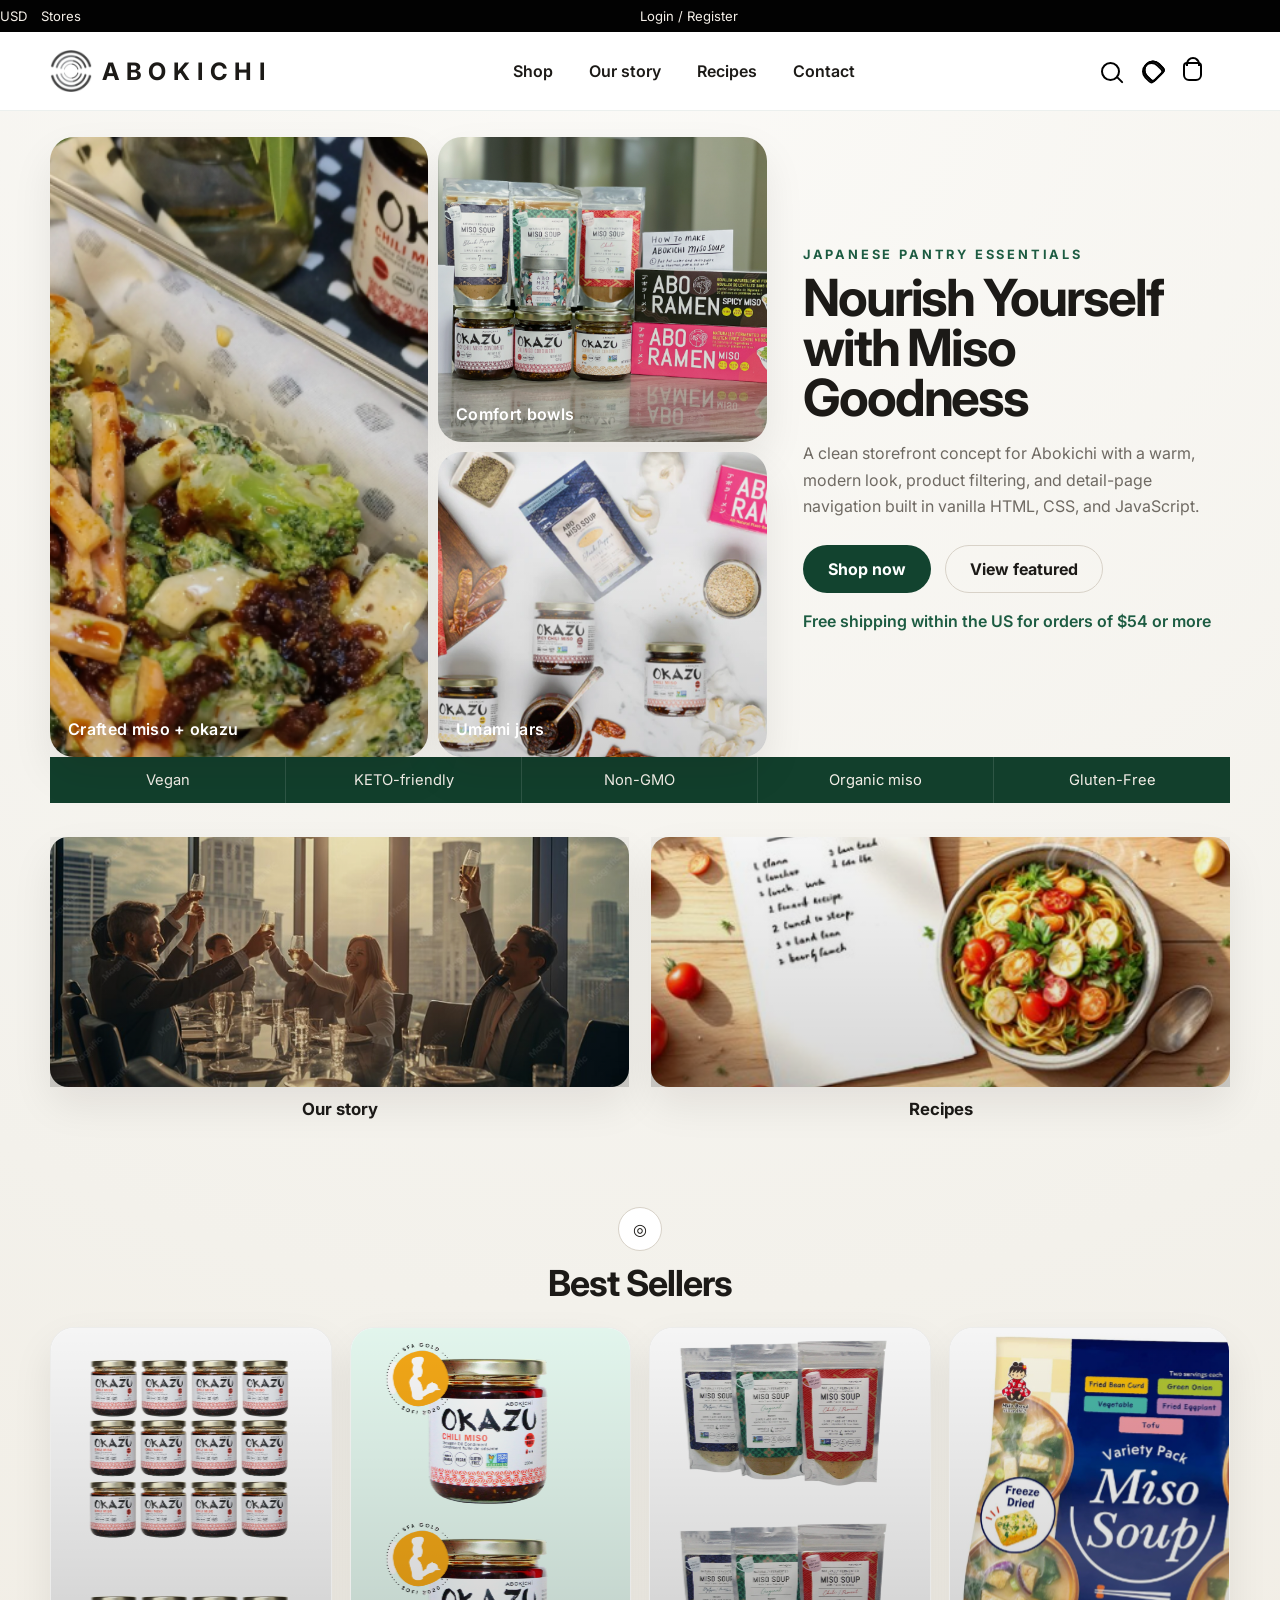
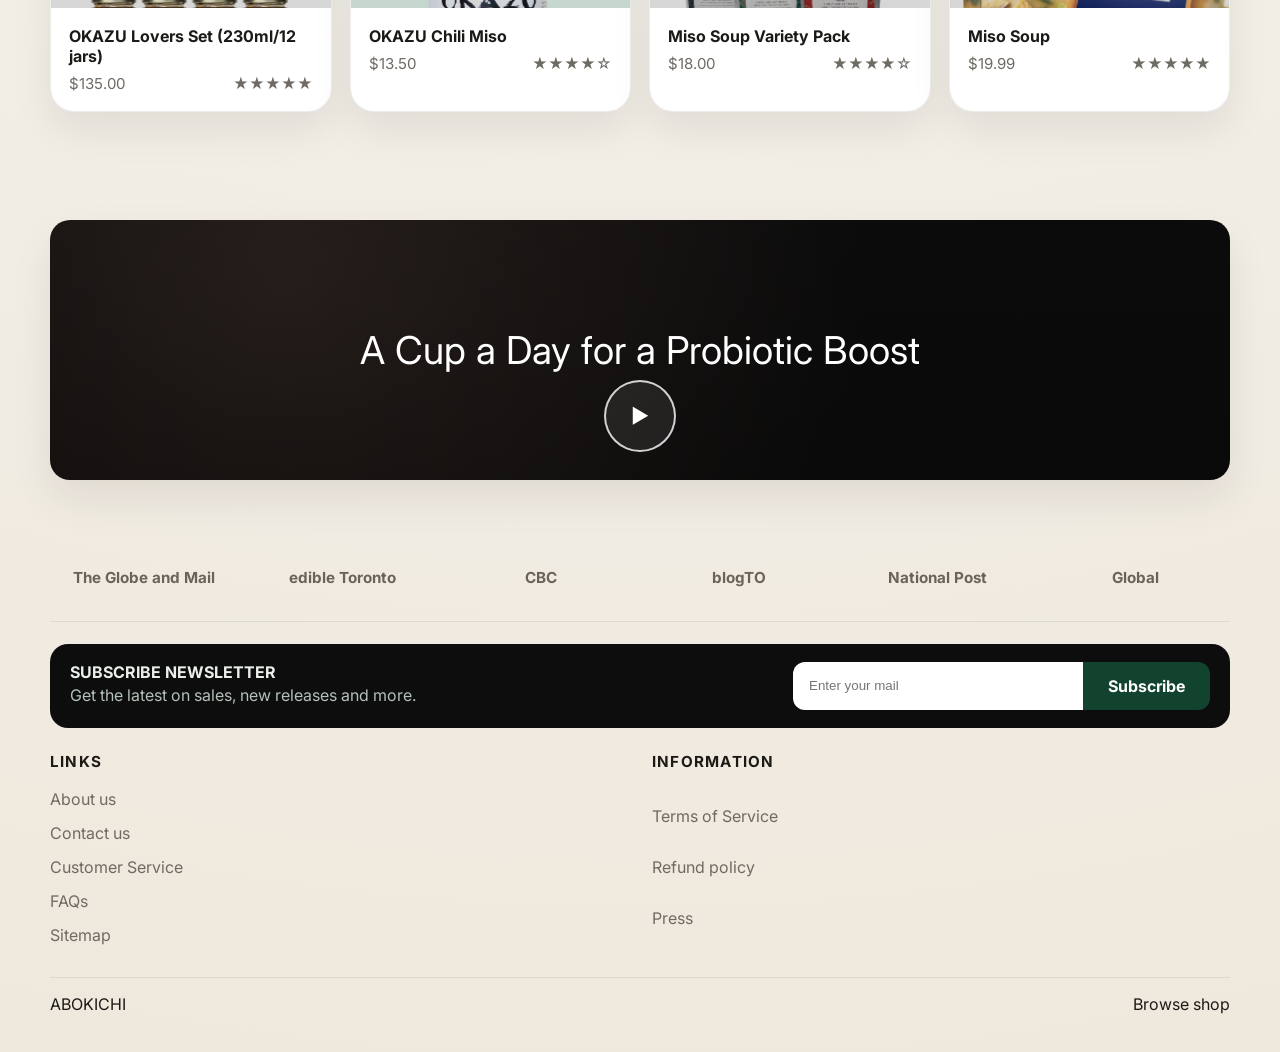
<file: index.html>
<!DOCTYPE html>
<html lang="en">
<head>
  <meta charset="UTF-8" />
  <meta name="viewport" content="width=device-width, initial-scale=1.0" />
    <link rel="icon" type="image/png" href="images/logo.png">

  <title>ABOKICHI | Home</title>

  
  <link rel="preconnect" href="https://fonts.googleapis.com">
  <link rel="preconnect" href="https://fonts.gstatic.com" crossorigin>
  <link href="https://fonts.googleapis.com/css2?family=Inter:wght@400;500;600;700;800&display=swap" rel="stylesheet">
  <link rel="stylesheet" href="css/style.css" />
</head>
<body data-page="home">
  <header class="site-header">
    <div class="top-bar">
      <div class="top-bar__left">
        <span>USD</span>
        <a href="shop.html">Stores</a>
      </div>
      <a class="top-bar__right" href="login-register.html">Login / Register</a>
    </div>
    <div class="main-nav">
      <a class="brand" href="index.html" aria-label="ABOKICHI home">
        <img src="images/own-logo.png" alt="ABOKICHI Logo" class="brand__logo">
        <span class="brand__text">ABOKICHI</span>
      </a>
      <button class="mobile-toggle" type="button" data-menu-toggle aria-label="Toggle navigation">
        <span></span><span></span><span></span>
      </button>
      <nav class="nav-links" data-nav-menu>
        <a href="shop.html">Shop</a>
        <a href="#story">Our story</a>
        <a href="#recipes">Recipes</a>
        <a href="contact.html">Contact</a>
      </nav>
      <div class="header-actions">
        <button class="icon-button" type="button" aria-label="Search">
          <span class="icon-search"></span>
        </button>
        <button class="icon-button" type="button" aria-label="Wishlist">
          <span class="icon-heart"></span>
          <span class="badge is-hidden" data-wishlist-count></span>
        </button>
        <button class="icon-button" type="button" aria-label="Cart">
          <span class="icon-bag"></span>
          <span class="badge is-hidden" data-cart-count></span>
        </button>
      </div>
    </div>
  </header>

  <main>
    <section class="hero hero--home">
      <div class="hero__gallery">
        <a class="hero-card hero-card--tall art" href="shop.html" aria-label="Explore products" style="background-image:url('images/home-page-1.png')">
          <div class="art__label">Crafted miso + okazu</div>
        </a>
        <a class="hero-card art" href="shop.html" aria-label="Explore products" style="background-image:url('images/home-page-2.png')">
          <div class="art__label">Comfort bowls</div>
        </a>
        <a class="hero-card art" href="shop.html" aria-label="Explore products" style="background-image:url('images/home-page-3.png')">
          <div class="art__label">Umami jars</div>
        </a>
      </div>
      <div class="hero__content">
        <p class="eyebrow">Japanese pantry essentials</p>
        <h1>Nourish Yourself with Miso Goodness</h1>
        <p class="hero__copy">A clean storefront concept for Abokichi with a warm, modern look, product filtering, and detail-page navigation built in vanilla HTML, CSS, and JavaScript.</p>
        <div class="hero__actions">
          <a class="btn btn--primary" href="shop.html">Shop now</a>
          <a class="btn btn--ghost" href="#featured">View featured</a>
        </div>
        <p class="shipping-note">Free shipping within the US for orders of $54 or more</p>
      </div>
    </section>

    <section class="trust-strip trust-strip--home">
      <span>Vegan</span>
      <span>KETO-friendly</span>
      <span>Non-GMO</span>
      <span>Organic miso</span>
      <span>Gluten-Free</span>
    </section>

    <section class="section section--feature-tiles" id="story">
      <a class="feature-tile" href="shop.html">
        <div class="feature-tile__image art" style="background-image:url('images/our-story.png')"></div>
        <div class="feature-tile__label">Our story</div>
      </a>
      <a class="feature-tile" href="shop.html">
        <div class="feature-tile__image art" style="background-image:url('images/recipes.png')"></div>
        <div class="feature-tile__label">Recipes</div>
      </a>
    </section>

    <section class="section section--best-sellers" id="featured">
      <div class="section-heading section-heading--center">
        <div class="section-heading__ornament">◎</div>
        <h2>Best Sellers</h2>
      </div>
      <div class="featured-grid" data-featured-grid></div>
    </section>

    <section class="section section--video-banner">
      <a class="video-banner" href="shop.html" aria-label="Open shop collection">
        <div class="video-banner__play">▶</div>
        <div class="video-banner__text">A Cup a Day for a Probiotic Boost</div>
      </a>
    </section>

    <section class="section section--press">
      <div class="press-logos">
        <span>The Globe and Mail</span>
        <span>edible Toronto</span>
        <span>CBC</span>
        <span>blogTO</span>
        <span>National Post</span>
        <span>Global</span>
      </div>
    </section>
  </main>

  <footer class="site-footer" id="contact">
    <div class="newsletter-banner">
      <div>
        <strong>SUBSCRIBE NEWSLETTER</strong>
        <p>Get the latest on sales, new releases and more.</p>
      </div>
      <form class="newsletter-form">
        <input type="email" placeholder="Enter your mail" aria-label="Email address" />
        <button class="btn btn--primary" type="button">Subscribe</button>
      </form>
    </div>
    <div class="footer-columns">
      <div>
        <h3>Links</h3>
        <a href="#">About us</a>
        <a href="contact.html">Contact us</a>
        <a href="#">Customer Service</a>
        <a href="#">FAQs</a>
        <a href="#">Sitemap</a>
      </div>
      <div>
        <h3>Information</h3>
        <a href="#">Terms of Service</a>
        <a href="#">Refund policy</a>
        <a href="#">Press</a>
      </div>
    </div>
    <div class="footer-bottom">
      <span>ABOKICHI</span>
      <a href="shop.html">Browse shop</a>
    </div>
  </footer>

  <script src="js/script.js"></script>
</body>
</html>
</file>
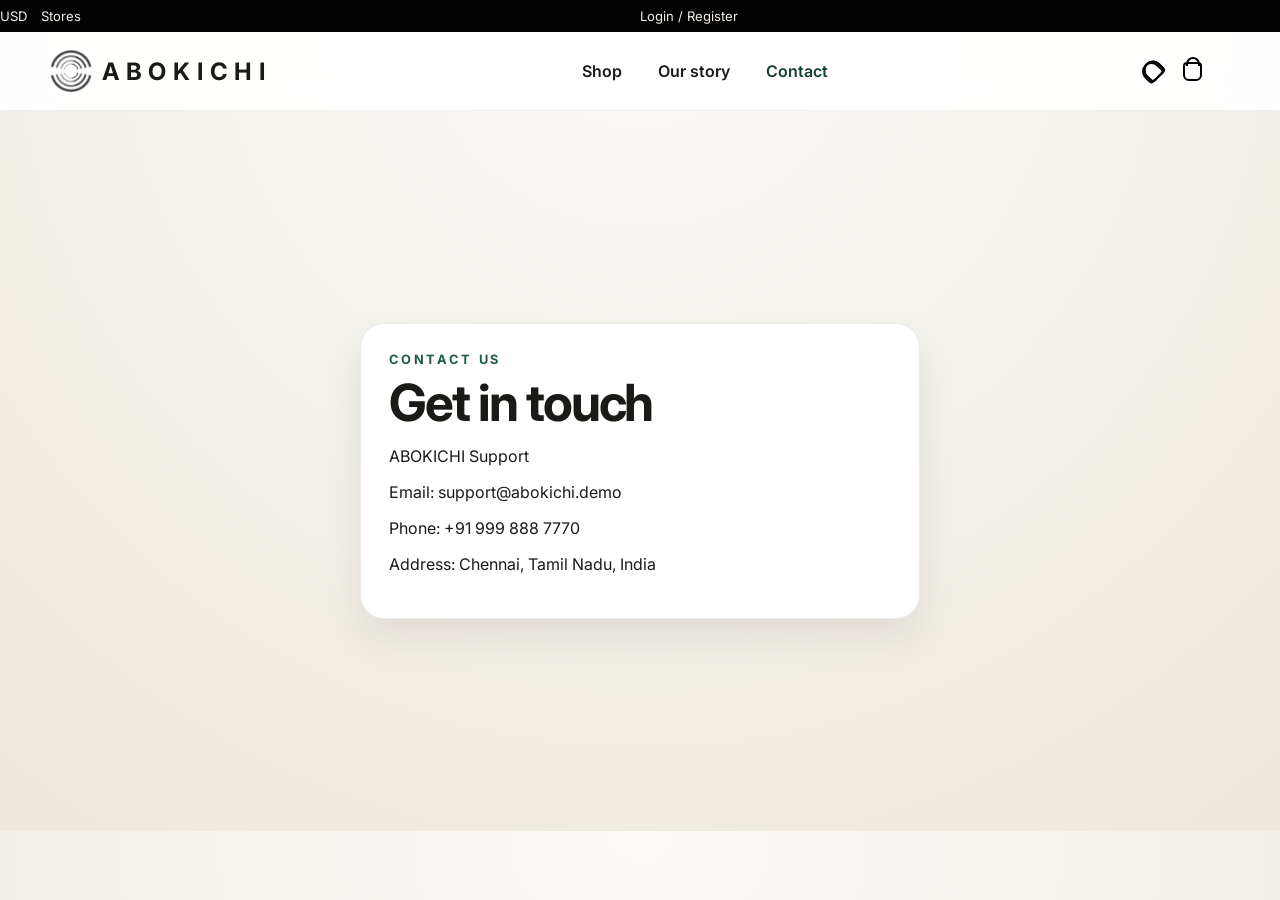
<file: contact.html>
<!DOCTYPE html>
<html lang="en">
<head>
  <meta charset="UTF-8" />
  <meta name="viewport" content="width=device-width, initial-scale=1.0" />
  <title>ABOKICHI | Contact</title>

  <link rel="icon" type="image/png" href="images/logo.png">

  <link rel="preconnect" href="https://fonts.googleapis.com">
  <link rel="preconnect" href="https://fonts.gstatic.com" crossorigin>
  <link href="https://fonts.googleapis.com/css2?family=Inter:wght@400;500;600;700;800&display=swap" rel="stylesheet">
  <link rel="stylesheet" href="css/style.css" />
</head>
<body data-page="contact">
  <header class="site-header">
    <div class="top-bar">
      <div class="top-bar__left">
        <span>USD</span>
        <a href="shop.html">Stores</a>
      </div>
      <a class="top-bar__right" href="login-register.html">Login / Register</a>
    </div>
    <div class="main-nav">
      <a class="brand" href="index.html" aria-label="ABOKICHI home">
        <img src="images/own-logo.png" alt="ABOKICHI Logo" class="brand__logo">
        <span class="brand__text">ABOKICHI</span>
      </a>
      <nav class="nav-links" data-nav-menu>
        <a href="shop.html">Shop</a>
        <a href="index.html#story">Our story</a>
        <a class="is-active" href="contact.html">Contact</a>
      </nav>
      <div class="header-actions">
        <button class="icon-button" type="button" aria-label="Wishlist">
          <span class="icon-heart"></span>
          <span class="badge is-hidden" data-wishlist-count></span>
        </button>
        <button class="icon-button" type="button" aria-label="Cart">
          <span class="icon-bag"></span>
          <span class="badge is-hidden" data-cart-count></span>
        </button>
      </div>
    </div>
  </header>

  <main class="section contact-page">
    <div class="contact-card">
      <p class="eyebrow">Contact us</p>
      <h1>Get in touch</h1>
      <p>ABOKICHI Support</p>
      <p>Email: support@abokichi.demo</p>
      <p>Phone: +91 999 888 7770</p>
      <p>Address: Chennai, Tamil Nadu, India</p>
    </div>
  </main>

  <script src="js/script.js"></script>
</body>
</html>
</file>
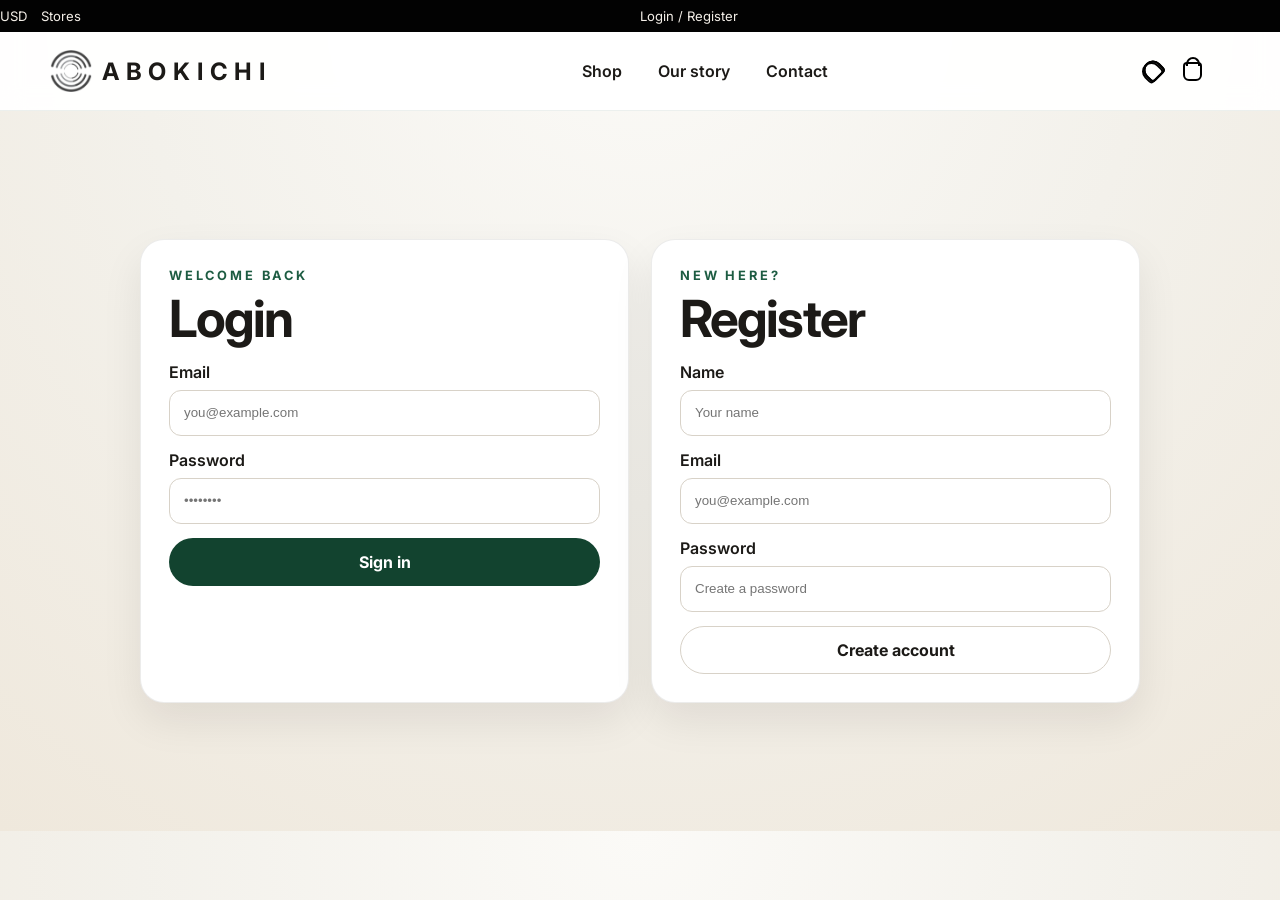
<file: login-register.html>
<!DOCTYPE html>
<html lang="en">
<head>
  <meta charset="UTF-8" />
  <meta name="viewport" content="width=device-width, initial-scale=1.0" />
  <link rel="icon" type="image/png" href="images/logo.png">
  <title>ABOKICHI | Login / Register</title>

  

  <link rel="preconnect" href="https://fonts.googleapis.com">
  <link rel="preconnect" href="https://fonts.gstatic.com" crossorigin>
  <link href="https://fonts.googleapis.com/css2?family=Inter:wght@400;500;600;700;800&display=swap" rel="stylesheet">
  <link rel="stylesheet" href="css/style.css" />
</head>
<body data-page="auth">
  <header class="site-header">
    <div class="top-bar">
      <div class="top-bar__left">
        <span>USD</span>
        <a href="shop.html">Stores</a>
      </div>
      <a class="top-bar__right" href="login-register.html">Login / Register</a>
    </div>
    <div class="main-nav">
      <a class="brand" href="index.html" aria-label="ABOKICHI home">
        <img src="images/own-logo.png" alt="ABOKICHI Logo" class="brand__logo">
        <span class="brand__text">ABOKICHI</span>
      </a>
      <nav class="nav-links" data-nav-menu>
        <a href="shop.html">Shop</a>
        <a href="index.html#story">Our story</a>
        <a href="contact.html">Contact</a>
      </nav>
      <div class="header-actions">
        <button class="icon-button" type="button" aria-label="Wishlist">
          <span class="icon-heart"></span>
          <span class="badge is-hidden" data-wishlist-count></span>
        </button>
        <button class="icon-button" type="button" aria-label="Cart">
          <span class="icon-bag"></span>
          <span class="badge is-hidden" data-cart-count></span>
        </button>
      </div>
    </div>
  </header>

  <main class="section auth-page">
    <div class="auth-shell">
      <section class="auth-card">
        <p class="eyebrow">Welcome back</p>
        <h1>Login</h1>
        <form class="auth-form">
          <label>Email<input type="email" placeholder="you@example.com"></label>
          <label>Password<input type="password" placeholder="••••••••"></label>
          <button class="btn btn--primary" type="button">Sign in</button>
        </form>
      </section>
      <section class="auth-card">
        <p class="eyebrow">New here?</p>
        <h1>Register</h1>
        <form class="auth-form">
          <label>Name<input type="text" placeholder="Your name"></label>
          <label>Email<input type="email" placeholder="you@example.com"></label>
          <label>Password<input type="password" placeholder="Create a password"></label>
          <button class="btn btn--outline" type="button">Create account</button>
        </form>
      </section>
    </div>
  </main>

  <script src="js/script.js"></script>
</body>
</html>
</file>
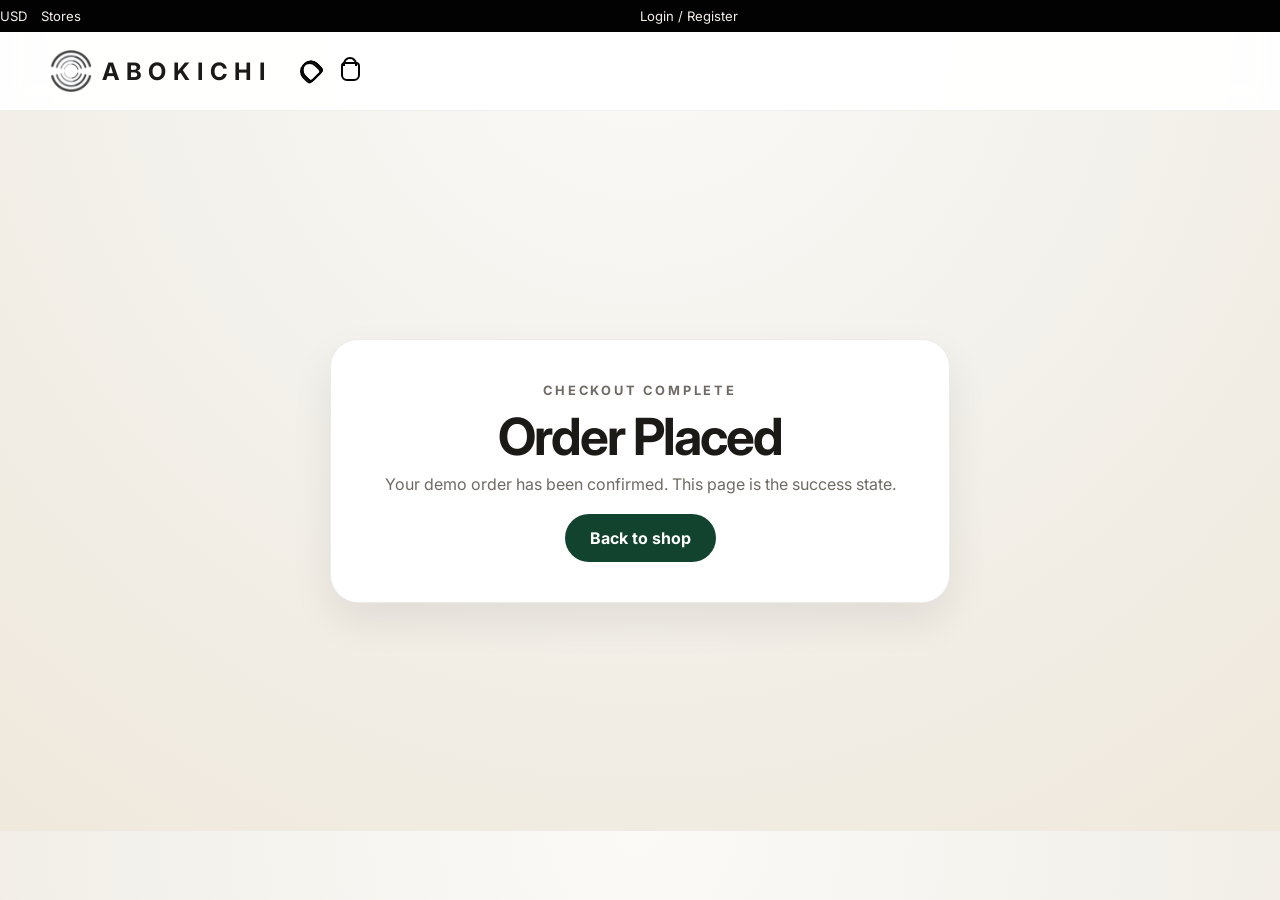
<file: order.html>
<!DOCTYPE html>
<html lang="en">
<head>
  <meta charset="UTF-8" />
  <meta name="viewport" content="width=device-width, initial-scale=1.0" />
    <link rel="icon" type="image/png" href="images/logo.png">

  <title>ABOKICHI | Order placed</title>

  
  <link rel="preconnect" href="https://fonts.googleapis.com">
  <link rel="preconnect" href="https://fonts.gstatic.com" crossorigin>
  <link href="https://fonts.googleapis.com/css2?family=Inter:wght@400;500;600;700;800&display=swap" rel="stylesheet">
  <link rel="stylesheet" href="css/style.css" />
</head>
<body data-page="order">
  <header class="site-header">
    <div class="top-bar">
      <div class="top-bar__left">
        <span>USD</span>
        <a href="shop.html">Stores</a>
      </div>
      <a class="top-bar__right" href="login-register.html">Login / Register</a>
    </div>
    <div class="main-nav">
      <a class="brand" href="index.html" aria-label="ABOKICHI home">
        <img src="images/own-logo.png" alt="ABOKICHI Logo" class="brand__logo">
        <span class="brand__text">ABOKICHI</span>
      </a>
      <div class="header-actions">
        <button class="icon-button" type="button" aria-label="Wishlist">
          <span class="icon-heart"></span>
          <span class="badge is-hidden" data-wishlist-count></span>
        </button>
        <button class="icon-button" type="button" aria-label="Cart">
          <span class="icon-bag"></span>
          <span class="badge is-hidden" data-cart-count></span>
        </button>
      </div>
    </div>
  </header>

  <main class="section order-page">
    <div class="order-card">
      <p class="eyebrow">Checkout complete</p>
      <h1>Order Placed</h1>
      <p>Your demo order has been confirmed. This page is the success state.</p>
      <a class="btn btn--primary" href="shop.html">Back to shop</a>
    </div>
  </main>

  <script src="js/script.js"></script>
</body>
</html>
</file>
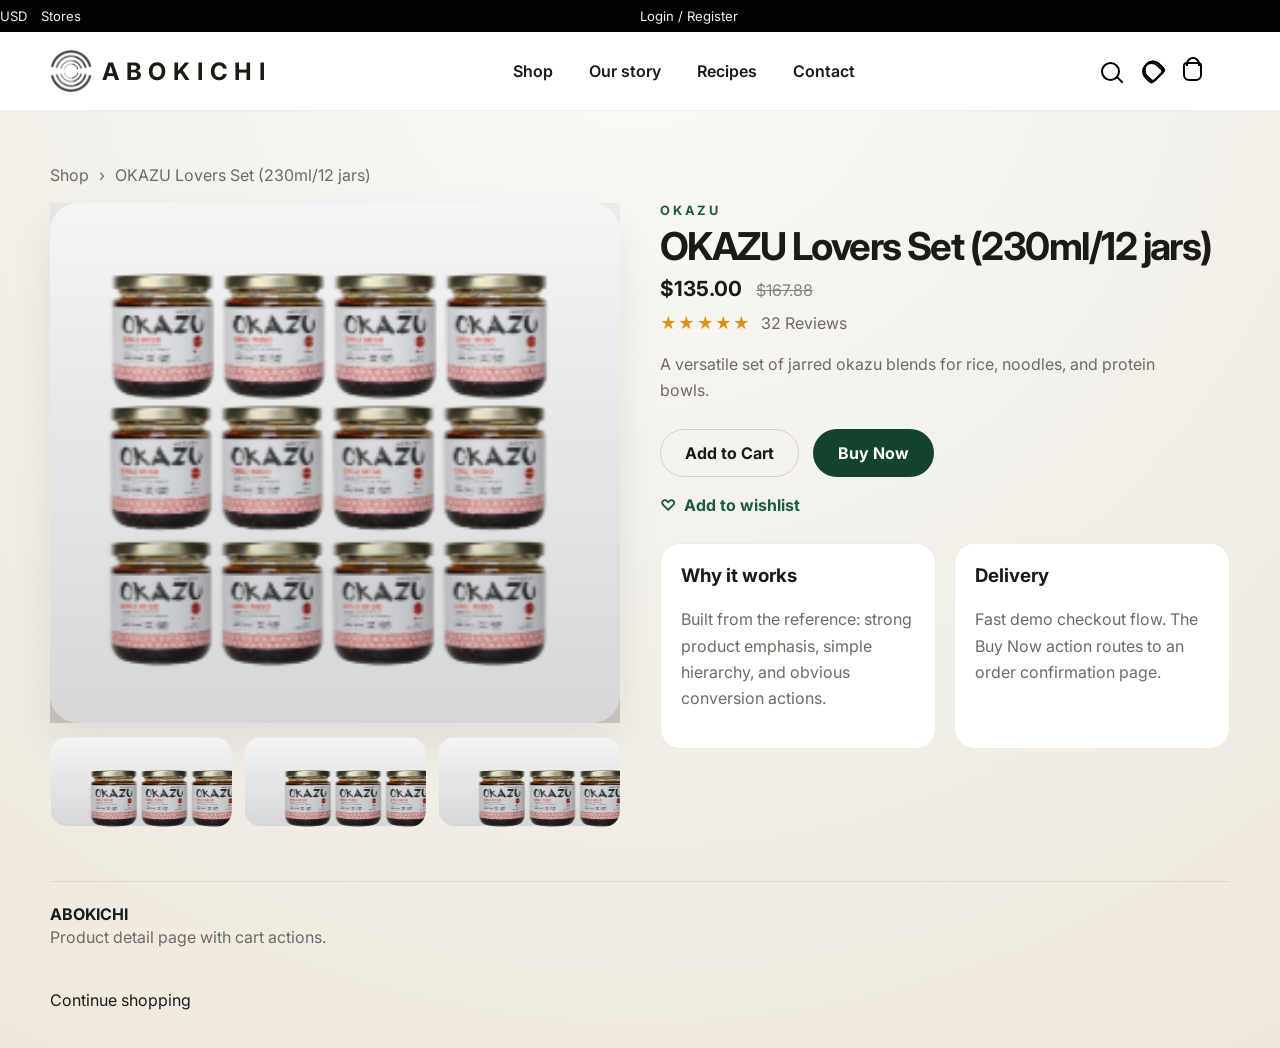
<file: product.html>
<!DOCTYPE html>
<html lang="en">
<head>
  <meta charset="UTF-8" />
  <meta name="viewport" content="width=device-width, initial-scale=1.0" />
    <link rel="icon" type="image/png" href="images/logo.png">

  <title>ABOKICHI | Product</title>

  
  <link rel="preconnect" href="https://fonts.googleapis.com">
  <link rel="preconnect" href="https://fonts.gstatic.com" crossorigin>
  <link href="https://fonts.googleapis.com/css2?family=Inter:wght@400;500;600;700;800&display=swap" rel="stylesheet">
  <link rel="stylesheet" href="css/style.css" />
</head>
<body data-page="product">
  <header class="site-header">
    <div class="top-bar">
      <div class="top-bar__left">
        <span>USD</span>
        <a href="shop.html">Stores</a>
      </div>
      <a class="top-bar__right" href="login-register.html">Login / Register</a>
    </div>
    <div class="main-nav">
      <a class="brand" href="index.html" aria-label="ABOKICHI home">
        <img src="images/own-logo.png" alt="ABOKICHI Logo" class="brand__logo">
        <span class="brand__text">ABOKICHI</span>
      </a>
      <button class="mobile-toggle" type="button" data-menu-toggle aria-label="Toggle navigation">
        <span></span><span></span><span></span>
      </button>
      <nav class="nav-links" data-nav-menu>
        <a href="shop.html">Shop</a>
        <a href="index.html#story">Our story</a>
        <a href="index.html#recipes">Recipes</a>
        <a href="contact.html">Contact</a>
      </nav>
      <div class="header-actions">
        <button class="icon-button" type="button" aria-label="Search">
          <span class="icon-search"></span>
        </button>
        <button class="icon-button" type="button" aria-label="Wishlist">
          <span class="icon-heart"></span>
          <span class="badge is-hidden" data-wishlist-count></span>
        </button>
        <button class="icon-button" type="button" aria-label="Cart">
          <span class="icon-bag"></span>
          <span class="badge is-hidden" data-cart-count></span>
        </button>
      </div>
    </div>
  </header>

  <main class="section section--product">
    <nav class="breadcrumb">
      <a href="shop.html">Shop</a>
      <span>›</span>
      <span data-breadcrumb>Product</span>
    </nav>

    <article class="product-layout" data-product-detail>
      <div class="product-media">
        <div class="product-media__main art art--jar" data-product-image></div>
        <div class="thumb-row" data-product-thumbs></div>
      </div>

      <div class="product-info">
        <p class="eyebrow" data-product-category>Collection</p>
        <h1 data-product-title>Product title</h1>
        <div class="price-row">
          <strong data-product-price>$0.00</strong>
          <span class="price-row__compare" data-product-compare></span>
        </div>
        <div class="rating-row">
          <div class="stars" data-product-stars></div>
          <span data-product-reviews></span>
        </div>
        <p class="product-info__copy" data-product-description></p>
        <div class="button-row">
          <button class="btn btn--outline" type="button" data-add-to-cart>Add to Cart</button>
          <a class="btn btn--primary" href="order.html" data-buy-now>Buy Now</a>
        </div>
        <button class="wishlist-link" type="button" data-wishlist-toggle>
          <span>♡</span>
          <span data-wishlist-label>Add to wishlist</span>
        </button>
        <div class="detail-grid">
          <div>
            <h3>Why it works</h3>
            <p>Built from the reference: strong product emphasis, simple hierarchy, and obvious conversion actions.</p>
          </div>
          <div>
            <h3>Delivery</h3>
            <p>Fast demo checkout flow. The Buy Now action routes to an order confirmation page.</p>
          </div>
        </div>
      </div>
    </article>
  </main>

  <footer class="site-footer">
    <div>
      <strong>ABOKICHI</strong>
      <p>Product detail page with cart actions.</p>
    </div>
    <a href="shop.html">Continue shopping</a>
  </footer>

  <script src="js/script.js"></script>
</body>
</html>
</file>
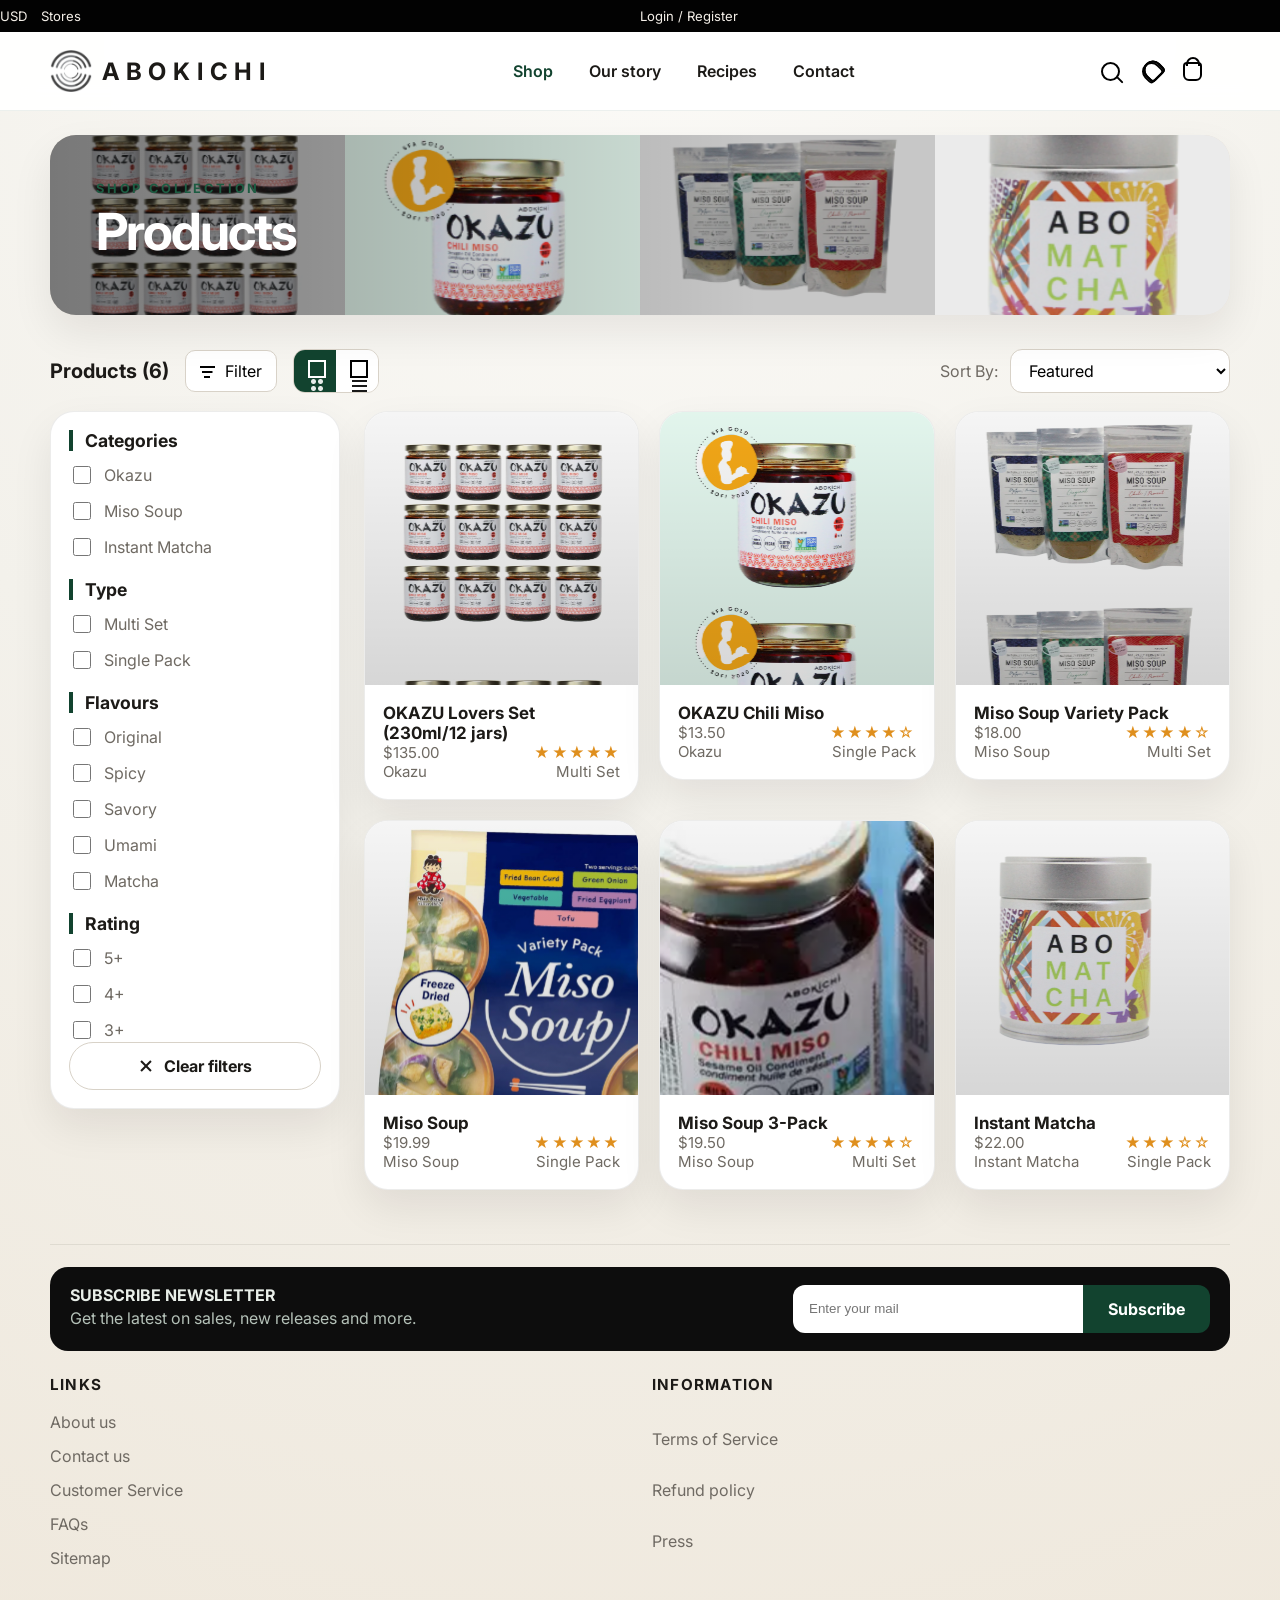
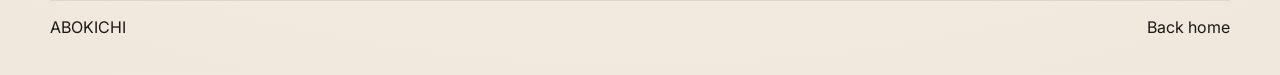
<file: shop.html>
<!DOCTYPE html>
<html lang="en">
<head>
  <meta charset="UTF-8" />
  <meta name="viewport" content="width=device-width, initial-scale=1.0" />
    <link rel="icon" type="image/png" href="images/logo.png">

  <title>ABOKICHI | Shop</title>

  
  <link rel="preconnect" href="https://fonts.googleapis.com">
  <link rel="preconnect" href="https://fonts.gstatic.com" crossorigin>
  <link href="https://fonts.googleapis.com/css2?family=Inter:wght@400;500;600;700;800&display=swap" rel="stylesheet">
  <link rel="stylesheet" href="css/style.css" />
</head>
<body data-page="shop">
  <header class="site-header">
    <div class="top-bar">
      <div class="top-bar__left">
        <span>USD</span>
        <a href="shop.html">Stores</a>
      </div>
      <a class="top-bar__right" href="login-register.html">Login / Register</a>
    </div>
    <div class="main-nav">
      <a class="brand" href="index.html" aria-label="ABOKICHI home">
        <img src="images/own-logo.png" alt="ABOKICHI Logo" class="brand__logo">
        <span class="brand__text">ABOKICHI</span>
      </a>
      <button class="mobile-toggle" type="button" data-menu-toggle aria-label="Toggle navigation">
        <span></span><span></span><span></span>
      </button>
      <nav class="nav-links" data-nav-menu>
        <a class="is-active" href="shop.html">Shop</a>
        <a href="index.html#story">Our story</a>
        <a href="index.html#recipes">Recipes</a>
        <a href="contact.html">Contact</a>
      </nav>
      <div class="header-actions">
        <button class="icon-button" type="button" aria-label="Search">
          <span class="icon-search"></span>
        </button>
        <button class="icon-button" type="button" aria-label="Wishlist">
          <span class="icon-heart"></span>
          <span class="badge is-hidden" data-wishlist-count></span>
        </button>
        <button class="icon-button" type="button" aria-label="Cart">
          <span class="icon-bag"></span>
          <span class="badge is-hidden" data-cart-count></span>
        </button>
      </div>
    </div>
  </header>

  <main>
    <section class="page-hero page-hero--shop">
      <div class="page-hero__gallery page-hero__gallery--shop">
        <div class="page-hero__shot" style="background-image:url('images/best-seller-1.png')"></div>
        <div class="page-hero__shot" style="background-image:url('images/best-seller-2.png')"></div>
        <div class="page-hero__shot" style="background-image:url('images/best-seller-3.png')"></div>
        <div class="page-hero__shot" style="background-image:url('images/best-seller-4.png')"></div>
      </div>
      <div class="page-hero__overlay"></div>
      <div class="page-hero__content">
        <p class="eyebrow">Shop collection</p>
        <h1>Products</h1>
      </div>
    </section>

    <section class="section section--shop">
      <div class="shop-toolbar">
        <div class="shop-toolbar__left">
          <h2>Products <span data-product-count>(6)</span></h2>
          <button class="filter-toggle" type="button" data-filter-toggle>
            <span class="tool-icon tool-icon--filter" aria-hidden="true"></span>
            <span>Filter</span>
          </button>
          <div class="view-switch" aria-label="View switch">
            <button class="view-switch__btn is-active" type="button" aria-label="Grid view">
              <span class="tool-icon tool-icon--grid" aria-hidden="true"></span>
            </button>
            <button class="view-switch__btn" type="button" aria-label="List view">
              <span class="tool-icon tool-icon--list" aria-hidden="true"></span>
            </button>
          </div>
        </div>
        <label class="sort-control">
          <span>Sort By:</span>
          <select data-sort-select>
            <option value="featured">Featured</option>
            <option value="alpha-asc">Alphabetically, A-Z</option>
            <option value="alpha-desc">Alphabetically, Z-A</option>
            <option value="price-asc">Price, low to high</option>
            <option value="price-desc">Price, high to low</option>
            <option value="rating-desc">Rating, high to low</option>
          </select>
        </label>
      </div>

      <div class="shop-layout">
        <aside class="filters-panel is-open" data-filter-panel>
          <div class="filter-group">
            <h3>Categories</h3>
            <div class="filter-list" data-filter-group="category"></div>
          </div>
          <div class="filter-group">
            <h3>Type</h3>
            <div class="filter-list" data-filter-group="type"></div>
          </div>
          <div class="filter-group">
            <h3>Flavours</h3>
            <div class="filter-list" data-filter-group="flavor"></div>
          </div>
          <div class="filter-group">
            <h3>Rating</h3>
            <div class="filter-list" data-filter-group="rating"></div>
          </div>
          <button class="btn btn--ghost btn--full" type="button" data-clear-filters>
            <span class="tool-icon tool-icon--clear" aria-hidden="true"></span>
            <span>Clear filters</span>
          </button>
        </aside>

        <section class="products-area">
          <div class="products-grid products-grid--shop" data-products-grid></div>
          <p class="empty-state is-hidden" data-empty-state>No products match your filters. Try clearing one or more filters.</p>
        </section>
      </div>
    </section>
  </main>

  <footer class="site-footer">
    <div class="newsletter-banner">
      <div>
        <strong>SUBSCRIBE NEWSLETTER</strong>
        <p>Get the latest on sales, new releases and more.</p>
      </div>
      <form class="newsletter-form">
        <input type="email" placeholder="Enter your mail" aria-label="Email address" />
        <button class="btn btn--primary" type="button">Subscribe</button>
      </form>
    </div>
    <div class="footer-columns">
      <div>
        <h3>Links</h3>
        <a href="#">About us</a>
        <a href="contact.html">Contact us</a>
        <a href="#">Customer Service</a>
        <a href="#">FAQs</a>
        <a href="#">Sitemap</a>
      </div>
      <div>
        <h3>Information</h3>
        <a href="#">Terms of Service</a>
        <a href="#">Refund policy</a>
        <a href="#">Press</a>
      </div>
    </div>
    <div class="footer-bottom">
      <span>ABOKICHI</span>
      <a href="index.html">Back home</a>
    </div>
  </footer>

  <script src="js/script.js"></script>
</body>
</html>
</file>
<file: css/style.css>
:root {
  --bg: #f3f1eb;
  --surface: #ffffff;
  --surface-soft: #f8f5ef;
  --text: #1c1a17;
  --muted: #6f6a63;
  --line: #d8d2c8;
  --accent: #12432f;
  --accent-2: #1d5c42;
  --shadow: 0 18px 40px rgba(24, 18, 10, 0.08);
}

* {
  box-sizing: border-box;
}

html {
  scroll-behavior: smooth;
}

body {
  margin: 0;
  font-family: 'Inter', system-ui, sans-serif;
  color: var(--text);
  background: radial-gradient(circle at top, #fbfaf7 0%, var(--bg) 48%, #efe8dc 100%);
}

a {
  color: inherit;
  text-decoration: none;
}

button,
select {
  font: inherit;
}

img {
  display: block;
  max-width: 100%;
}

.site-header {
  position: sticky;
  top: 0;
  z-index: 50;
  background: rgba(255, 255, 255, 0.94);
  backdrop-filter: blur(12px);
  border-bottom: 1px solid rgba(18, 67, 47, 0.08);
}

.top-bar,
.main-nav,
.section,
.site-footer {
  width: min(1180px, calc(100% - 32px));
  margin: 0 auto;
}

.top-bar {
  display: flex;
  justify-content: space-between;
  padding: 8px 0;
  font-size: 0.82rem;
  color: #f4efe8;
  background: #020202;
  max-width: none;
  width: 100%;
}

.top-bar__left,
.top-bar__right {
  width: min(1180px, calc(100% - 32px));
  margin: 0 auto;
  display: flex;
  gap: 14px;
  align-items: center;
  justify-content: space-between;
}

.top-bar__left {
  justify-content: flex-start;
}

.main-nav {
  display: grid;
  grid-template-columns: auto 1fr auto auto;
  align-items: center;
  gap: 24px;
  padding: 18px 0;
}

.brand {
  display: inline-flex;
  align-items: center;
  gap: 10px;
  font-size: 1.5rem;
  letter-spacing: 0.28em;
  font-weight: 700;
}

.brand__mark {
  display: inline-grid;
  place-items: center;
  width: 42px;
  height: 42px;
  border: 2px solid currentColor;
  border-radius: 50%;
  font-size: 1rem;
  letter-spacing: normal;
}

/* ADD THIS BELOW */
.brand__logo {
  width: 42px;
  height: 42px;
  object-fit: contain;
}

.nav-links {
  display: flex;
  justify-content: center;
  gap: 36px;
  font-weight: 600;
}

.nav-links a.is-active {
  color: var(--accent);
}

.header-actions {
  display: flex;
  align-items: center;
  gap: 14px;
}

.icon-button {
  position: relative;
  border: 0;
  background: transparent;
  padding: 4px;
  cursor: pointer;
  display: inline-grid;
  place-items: center;
}

.icon-search,
.icon-heart,
.icon-bag {
  display: inline-block;
  width: 19px;
  height: 19px;
  border: 2px solid currentColor;
  border-radius: 50%;
  position: relative;
}

.icon-search::after {
  content: '';
  position: absolute;
  width: 8px;
  height: 2px;
  background: currentColor;
  right: -6px;
  bottom: -2px;
  transform: rotate(45deg);
  border-radius: 999px;
}

.icon-heart {
  border-radius: 4px;
  transform: rotate(-45deg);
  border-top-left-radius: 50%;
  border-top-right-radius: 50%;
}

.icon-heart::before,
.icon-heart::after {
  content: '';
  position: absolute;
  width: 100%;
  height: 100%;
  border: inherit;
  border-radius: inherit;
  inset: -2px 0 0 0;
}

.icon-bag {
  border-radius: 4px 4px 6px 6px;
}

.icon-bag::before {
  content: '';
  position: absolute;
  width: 10px;
  height: 7px;
  left: 50%;
  top: -7px;
  transform: translateX(-50%);
  border: 2px solid currentColor;
  border-bottom: 0;
  border-radius: 999px 999px 0 0;
}

.badge {
  position: absolute;
  top: -6px;
  right: -6px;
  min-width: 18px;
  height: 18px;
  padding: 0 5px;
  border-radius: 999px;
  background: var(--accent);
  color: #fff;
  font-size: 0.7rem;
  display: inline-grid;
  place-items: center;
}

.tool-icon {
  display: inline-block;
  width: 15px;
  height: 15px;
  vertical-align: middle;
}

.tool-icon--filter {
  background: linear-gradient(currentColor, currentColor) 0 2px / 100% 2px no-repeat,
    linear-gradient(currentColor, currentColor) 2px 7px / 70% 2px no-repeat,
    linear-gradient(currentColor, currentColor) 4px 12px / 40% 2px no-repeat;
}

.tool-icon--grid {
  background: radial-gradient(currentColor 2px, transparent 3px) 0 0 / 7px 7px;
}

.tool-icon--list {
  background: linear-gradient(currentColor, currentColor) 0 2px / 100% 2px no-repeat,
    linear-gradient(currentColor, currentColor) 0 7px / 100% 2px no-repeat,
    linear-gradient(currentColor, currentColor) 0 12px / 100% 2px no-repeat;
}

.tool-icon--clear {
  position: relative;
}

.tool-icon--clear::before,
.tool-icon--clear::after {
  content: '';
  position: absolute;
  left: 50%;
  top: 50%;
  width: 14px;
  height: 2px;
  background: currentColor;
  transform-origin: center;
}

.tool-icon--clear::before {
  transform: translate(-50%, -50%) rotate(45deg);
}

.tool-icon--clear::after {
  transform: translate(-50%, -50%) rotate(-45deg);
}

.mobile-toggle {
  display: none;
  width: 42px;
  height: 42px;
  border: 1px solid var(--line);
  background: var(--surface);
  border-radius: 12px;
  padding: 10px;
  gap: 5px;
  justify-content: center;
  align-content: center;
}

.mobile-toggle span {
  display: block;
  width: 100%;
  height: 2px;
  background: var(--text);
  border-radius: 999px;
}

.hero {
  width: min(1180px, calc(100% - 32px));
  margin: 26px auto 0;
  display: grid;
  gap: 24px;
}

.hero--home {
  grid-template-columns: 1.55fr 0.95fr;
  align-items: center;
}

.hero__gallery {
  display: grid;
  grid-template-columns: 1.15fr 1fr;
  grid-template-rows: 1fr 1fr;
  gap: 10px;
  min-height: 620px;
}

.hero-card {
  border-radius: 24px;
  overflow: hidden;
  box-shadow: var(--shadow);
}

.hero-card--tall {
  grid-row: span 2;
}

.art {
  position: relative;
  background-size: cover;
  background-position: center;
}

.art::after {
  content: '';
  position: absolute;
  inset: 0;
  background: linear-gradient(180deg, rgba(0, 0, 0, 0.04), rgba(0, 0, 0, 0.16));
}

.art__label {
  position: absolute;
  left: 18px;
  bottom: 18px;
  z-index: 1;
  color: white;
  font-weight: 600;
  letter-spacing: 0.02em;
}

.art--grain {
  background-image: linear-gradient(130deg, rgba(255, 255, 255, 0.65), rgba(240, 230, 218, 0.4)), radial-gradient(circle at 18% 18%, #bbd4c5 0, #e9e1d6 28%, transparent 29%), radial-gradient(circle at 75% 20%, #794f2d 0, #bf8e58 26%, transparent 27%), linear-gradient(135deg, #f1ece4 0%, #d9cdc0 100%);
}

.art--bowl {
  background-image: radial-gradient(circle at 35% 35%, #d8b27a 0, #9d6b3e 18%, transparent 19%), radial-gradient(circle at 65% 40%, #caa15f 0, #87532c 24%, transparent 25%), linear-gradient(135deg, #f7f4ef 0%, #d9d1c7 100%);
}

.art--jar {
  background-image: radial-gradient(circle at 20% 30%, rgba(175, 214, 186, 0.8) 0, rgba(175, 214, 186, 0.0) 28%), radial-gradient(circle at 78% 24%, rgba(208, 116, 95, 0.85) 0, rgba(208, 116, 95, 0.0) 28%), linear-gradient(135deg, #ece8df 0%, #d6ccbf 100%);
}

.hero__content {
  padding: 32px 10px 32px 12px;
}

.eyebrow {
  margin: 0 0 10px;
  text-transform: uppercase;
  letter-spacing: 0.22em;
  color: var(--accent-2);
  font-size: 0.8rem;
  font-weight: 700;
}

h1,
h2,
h3,
p {
  margin-top: 0;
}

h1 {
  font-size: clamp(2.6rem, 4vw, 4.9rem);
  line-height: 0.98;
  letter-spacing: -0.04em;
  margin-bottom: 18px;
}

.hero__copy,
.section-copy,
.product-info__copy,
.site-footer p,
.order-card p,
.detail-grid p {
  color: var(--muted);
  line-height: 1.65;
}

.hero__actions,
.button-row {
  display: flex;
  gap: 14px;
  flex-wrap: wrap;
  margin: 26px 0 18px;
}

.btn {
  display: inline-flex;
  align-items: center;
  justify-content: center;
  min-height: 48px;
  padding: 0 24px;
  border-radius: 999px;
  border: 1px solid transparent;
  font-weight: 700;
  cursor: pointer;
  transition: transform 0.2s ease, background 0.2s ease, color 0.2s ease, border-color 0.2s ease;
}

.btn:hover,
.icon-button:hover,
.shop-card:hover,
.product-card:hover,
.featured-card:hover {
  transform: translateY(-2px);
}

.btn--primary {
  background: var(--accent);
  color: white;
}

.btn--ghost,
.btn--outline {
  background: transparent;
  color: var(--text);
  border-color: var(--line);
}

.btn--full {
  width: 100%;
}

.shipping-note {
  color: var(--accent-2);
  font-weight: 600;
}

.trust-strip {
  width: min(1180px, calc(100% - 32px));
  margin: 16px auto 0;
  background: #123f2c;
  color: #f3efe8;
  display: grid;
  grid-template-columns: repeat(5, 1fr);
  border-radius: 0 0 20px 20px;
  overflow: hidden;
}

.trust-strip span {
  text-align: center;
  padding: 14px 8px;
  font-size: 0.92rem;
  border-right: 1px solid rgba(255, 255, 255, 0.12);
}

.trust-strip span:last-child {
  border-right: 0;
}

.trust-strip--home {
  margin-top: 0;
  border-radius: 0;
}

.section {
  padding: 54px 0;
}

.section--feature-tiles,
.section--press {
  padding-top: 34px;
  padding-bottom: 34px;
}

.section--feature-tiles {
  display: grid;
  grid-template-columns: repeat(2, minmax(0, 1fr));
  gap: 22px;
}

.feature-tile {
  display: block;
  text-align: center;
}

.feature-tile__image {
  min-height: 250px;
  border-radius: 18px;
  box-shadow: var(--shadow);
}

.feature-tile__label {
  margin-top: 12px;
  font-size: 1.05rem;
  font-weight: 700;
  color: var(--text);
}

.section-heading {
  display: flex;
  align-items: flex-end;
  justify-content: space-between;
  gap: 24px;
  margin-bottom: 22px;
}

.section-heading--center {
  flex-direction: column;
  align-items: center;
  text-align: center;
  gap: 10px;
}

.section-heading__ornament {
  width: 44px;
  height: 44px;
  display: grid;
  place-items: center;
  border-radius: 50%;
  border: 1px solid var(--line);
  background: white;
}

.section-heading h2,
.section--split h2 {
  font-size: clamp(1.8rem, 2.8vw, 3rem);
  letter-spacing: -0.03em;
  margin: 0;
}

.featured-grid {
  display: grid;
  grid-template-columns: repeat(4, minmax(0, 1fr));
  gap: 18px;
}

.section--best-sellers .featured-grid {
  margin-top: 22px;
}

.featured-card,
.product-card {
  background: var(--surface);
  border: 1px solid rgba(24, 18, 10, 0.08);
  border-radius: 24px;
  overflow: hidden;
  box-shadow: var(--shadow);
  transition: transform 0.2s ease, box-shadow 0.2s ease;
}

.featured-card__media,
.product-card__media {
  aspect-ratio: 1 / 1;
  background: var(--surface-soft);
}

.featured-card__body,
.product-card__body {
  padding: 18px;
}

.featured-card__title,
.product-card__title {
  font-weight: 700;
  margin-bottom: 8px;
}

.meta-row,
.product-card__meta {
  display: flex;
  justify-content: space-between;
  gap: 12px;
  color: var(--muted);
  font-size: 0.94rem;
}

.section--split {
  display: grid;
  grid-template-columns: 1fr 1fr;
  gap: 24px;
  align-items: center;
}

.site-footer {
  padding: 22px 0 38px;
  display: grid;
  gap: 24px;
  border-top: 1px solid rgba(24, 18, 10, 0.08);
}

.newsletter-banner {
  display: grid;
  grid-template-columns: 1fr auto;
  gap: 18px;
  align-items: center;
  padding: 18px 20px;
  background: #0d0d0d;
  color: #e9efe9;
  border-radius: 18px;
}

.newsletter-banner p {
  margin-bottom: 0;
  color: #b4c1b8;
}

.newsletter-form {
  display: flex;
  gap: 0;
  align-items: stretch;
}

.newsletter-form input {
  min-width: 290px;
  border: 0;
  padding: 0 16px;
  border-radius: 12px 0 0 12px;
}

.newsletter-form .btn {
  border-radius: 0 12px 12px 0;
}

.footer-columns {
  display: grid;
  grid-template-columns: repeat(2, minmax(0, 1fr));
  gap: 24px;
}

.footer-columns > div {
  display: grid;
  gap: 6px;
}

.footer-columns h3 {
  margin-bottom: 12px;
  text-transform: uppercase;
  letter-spacing: 0.08em;
  font-size: 0.95rem;
}

.footer-columns a {
  display: block;
  color: var(--muted);
  margin-bottom: 8px;
}

.footer-bottom {
  display: flex;
  justify-content: space-between;
  align-items: center;
  padding-top: 16px;
  border-top: 1px solid rgba(24, 18, 10, 0.08);
}

.auth-page,
.contact-page {
  min-height: calc(100vh - 180px);
  display: grid;
  place-items: center;
}

.auth-shell {
  width: min(1000px, 100%);
  display: grid;
  grid-template-columns: repeat(2, minmax(0, 1fr));
  gap: 22px;
}

.auth-card,
.contact-card {
  background: white;
  border: 1px solid rgba(24, 18, 10, 0.08);
  border-radius: 24px;
  box-shadow: var(--shadow);
  padding: 28px;
}

.auth-form {
  display: grid;
  gap: 14px;
}

.auth-form label {
  display: grid;
  gap: 8px;
  font-weight: 600;
}

.auth-form input {
  min-height: 46px;
  border: 1px solid var(--line);
  border-radius: 12px;
  padding: 0 14px;
}

.contact-card {
  width: min(560px, 100%);
}

.press-logos {
  display: grid;
  grid-template-columns: repeat(6, minmax(0, 1fr));
  gap: 10px;
  align-items: center;
  text-align: center;
  font-weight: 700;
  color: #6a635a;
  font-size: 0.95rem;
}

.video-banner {
  min-height: 260px;
  display: grid;
  place-items: center;
  border-radius: 20px;
  overflow: hidden;
  position: relative;
  color: white;
  background: linear-gradient(180deg, rgba(0, 0, 0, 0.35), rgba(0, 0, 0, 0.45)), radial-gradient(circle at 20% 20%, #3b2f2a 0, #111 60%);
  box-shadow: var(--shadow);
}

.video-banner__text {
  position: relative;
  z-index: 1;
  font-size: clamp(1.8rem, 3vw, 3rem);
  text-align: center;
  padding: 0 18px;
}

.video-banner__play {
  position: absolute;
  z-index: 1;
  bottom: 28px;
  width: 72px;
  height: 72px;
  border-radius: 50%;
  border: 2px solid rgba(255, 255, 255, 0.8);
  display: grid;
  place-items: center;
  font-size: 1.25rem;
  background: rgba(255, 255, 255, 0.08);
}

.page-hero {
  width: min(1180px, calc(100% - 32px));
  margin: 24px auto 0;
  position: relative;
  overflow: hidden;
  border-radius: 26px;
  min-height: 180px;
  box-shadow: var(--shadow);
}

.page-hero--shop {
  background: #e8e0d3;
}

.page-hero__gallery--shop {
  position: absolute;
  inset: 0;
  display: grid;
  grid-template-columns: repeat(4, 1fr);
}

.page-hero__shot {
  background-size: cover;
  background-position: center;
  min-height: 100%;
}

.page-hero__shot:nth-child(1) { filter: brightness(0.72); }
.page-hero__shot:nth-child(2) { filter: brightness(0.9); }
.page-hero__shot:nth-child(3) { filter: brightness(0.78); }
.page-hero__shot:nth-child(4) { filter: brightness(0.92); }

.page-hero__overlay {
  position: absolute;
  inset: 0;
  background: linear-gradient(90deg, rgba(0, 0, 0, 0.35), transparent 60%);
}

.page-hero__content {
  position: relative;
  z-index: 1;
  color: white;
  padding: 46px;
}

.page-hero h1 {
  margin: 0;
  font-size: clamp(2.6rem, 4vw, 4rem);
}

.section--shop {
  padding-top: 34px;
}

.shop-toolbar {
  display: flex;
  justify-content: space-between;
  align-items: center;
  gap: 24px;
  margin-bottom: 18px;
}

.shop-toolbar__left {
  display: flex;
  align-items: center;
  gap: 16px;
  flex-wrap: wrap;
}

.shop-toolbar h2 {
  margin: 0;
  font-size: 1.25rem;
}

.filter-toggle,
.view-switch__btn {
  border: 1px solid var(--line);
  background: white;
  border-radius: 10px;
  padding: 10px 14px;
}

.filter-toggle,
.btn--ghost.btn--full {
  display: inline-flex;
  align-items: center;
  gap: 10px;
}

.view-switch {
  display: inline-flex;
  border: 1px solid var(--line);
  border-radius: 12px;
  overflow: hidden;
}

.view-switch__btn {
  width: 42px;
  height: 42px;
  border: 0;
  border-radius: 0;
  background: #fff;
  display: grid;
  place-items: center;
}

.view-switch__btn::before {
  content: '';
  display: block;
  width: 14px;
  height: 14px;
  margin: auto;
  border: 2px solid currentColor;
}

.view-switch__btn.is-active {
  background: var(--accent);
  color: white;
}

.view-switch__btn .tool-icon {
  opacity: 0.9;
}

.sort-control {
  display: inline-flex;
  align-items: center;
  gap: 12px;
  color: var(--muted);
}

.sort-control select {
  min-width: 220px;
  min-height: 44px;
  border: 1px solid var(--line);
  border-radius: 12px;
  padding: 0 14px;
  background: white;
}

.shop-layout {
  display: grid;
  grid-template-columns: 290px 1fr;
  gap: 24px;
}

.products-area {
  min-width: 0;
}

.filters-panel {
  background: white;
  border: 1px solid rgba(24, 18, 10, 0.08);
  border-radius: 24px;
  padding: 18px;
  box-shadow: var(--shadow);
  align-self: start;
}

.filter-group + .filter-group {
  margin-top: 20px;
}

.filter-group h3 {
  font-size: 1.1rem;
  margin-bottom: 12px;
  padding-left: 12px;
  border-left: 4px solid var(--accent);
}

.filter-list {
  display: grid;
  gap: 12px;
}

.filter-option {
  display: flex;
  align-items: center;
  gap: 10px;
  color: var(--muted);
  cursor: pointer;
}

.filter-option input {
  width: 18px;
  height: 18px;
  accent-color: var(--accent);
}

.products-grid {
  display: grid;
  grid-template-columns: repeat(3, minmax(0, 1fr));
  gap: 20px;
}

.products-grid--shop {
  align-items: start;
}

.products-grid--shop .product-card__media {
  background: #faf8f4;
}

.products-grid--shop.list-view {
  grid-template-columns: 1fr;
}

.products-grid--shop.list-view .product-card {
  display: grid;
  grid-template-columns: 220px 1fr;
}

.products-grid--shop.list-view .product-card__media {
  aspect-ratio: auto;
  min-height: 220px;
}

.product-card {
  cursor: pointer;
}

.product-card__stars,
.stars {
  color: #df8f1d;
  letter-spacing: 0.08em;
}

.product-card__name {
  font-size: 1.06rem;
  font-weight: 700;
}

.empty-state {
  margin-top: 24px;
  padding: 20px;
  background: white;
  border-radius: 18px;
  border: 1px dashed var(--line);
}

.is-hidden {
  display: none !important;
}

.breadcrumb {
  display: flex;
  align-items: center;
  gap: 10px;
  color: var(--muted);
  margin-bottom: 18px;
}

.product-layout {
  display: grid;
  grid-template-columns: 1fr 1fr;
  gap: 40px;
  align-items: start;
}

.product-media__main {
  min-height: 520px;
  border-radius: 28px;
  box-shadow: var(--shadow);
}

.thumb-row {
  display: flex;
  gap: 12px;
  margin-top: 14px;
}

.thumb {
  flex: 1;
  min-height: 90px;
  border-radius: 16px;
  overflow: hidden;
  border: 1px solid rgba(24, 18, 10, 0.08);
  background: var(--surface-soft);
}

.product-info h1 {
  font-size: clamp(2.1rem, 3vw, 3.4rem);
  margin-bottom: 10px;
}

.price-row {
  display: flex;
  align-items: baseline;
  gap: 14px;
  font-size: 1.3rem;
  margin-bottom: 12px;
}

.price-row__compare {
  color: #8a847c;
  text-decoration: line-through;
  font-size: 1rem;
}

.rating-row {
  display: flex;
  align-items: center;
  gap: 10px;
  margin-bottom: 18px;
  color: var(--muted);
}

.product-info__copy {
  max-width: 54ch;
}

.wishlist-link {
  border: 0;
  background: transparent;
  padding: 0;
  display: inline-flex;
  align-items: center;
  gap: 8px;
  color: var(--accent-2);
  font-weight: 700;
  cursor: pointer;
}

.detail-grid {
  display: grid;
  grid-template-columns: 1fr 1fr;
  gap: 18px;
  margin-top: 28px;
}

.detail-grid > div {
  background: white;
  border-radius: 20px;
  padding: 20px;
  border: 1px solid rgba(24, 18, 10, 0.08);
}

.order-page {
  min-height: calc(100vh - 180px);
  display: grid;
  place-items: center;
}

.order-card {
  width: min(620px, 100%);
  background: white;
  border-radius: 28px;
  padding: 40px;
  text-align: center;
  box-shadow: var(--shadow);
  border: 1px solid rgba(24, 18, 10, 0.08);
}

.order-card h1 {
  margin-bottom: 10px;
}

@media (max-width: 1080px) {
  .hero--home,
  .section--split,
  .shop-layout,
  .product-layout,
  .featured-grid {
    grid-template-columns: 1fr;
  }

  .section--feature-tiles,
  .footer-columns,
  .press-logos,
  .newsletter-banner {
    grid-template-columns: 1fr;
  }

  .hero__gallery {
    min-height: 470px;
  }

  .products-grid {
    grid-template-columns: repeat(2, minmax(0, 1fr));
  }

  .filters-panel {
    display: none;
  }

  .filters-panel.is-open {
    display: block;
  }
}

@media (max-width: 760px) {
  .main-nav {
    grid-template-columns: auto auto auto;
    grid-template-areas:
      'brand actions menu'
      'nav nav nav';
  }

  .brand {
    grid-area: brand;
  }

  .mobile-toggle {
    display: inline-grid;
    grid-area: menu;
    justify-self: end;
  }

  .header-actions {
    grid-area: actions;
    justify-self: end;
  }

  .nav-links {
    grid-area: nav;
    display: none;
    flex-direction: column;
    gap: 14px;
    padding-top: 10px;
  }

  .nav-links.is-open {
    display: flex;
  }

  .hero__gallery,
  .featured-grid,
  .products-grid,
  .detail-grid,
  .trust-strip,
  .section--feature-tiles,
  .press-logos,
  .newsletter-banner,
  .products-grid--shop.list-view .product-card {
    grid-template-columns: 1fr;
  }

  .hero--home,
  .page-hero,
  .page-hero__content,
  .section,
  .site-footer,
  .top-bar__left,
  .top-bar__right,
  .shop-toolbar,
  .product-layout {
    width: min(100%, calc(100% - 20px));
  }

  .hero__gallery {
    min-height: 320px;
  }

  .shop-toolbar {
    align-items: flex-start;
  }

  .sort-control {
    width: 100%;
    justify-content: space-between;
  }

  .site-footer {
    flex-direction: column;
    align-items: flex-start;
    gap: 10px;
  }

  .newsletter-form {
    width: 100%;
    flex-direction: column;
  }

  .newsletter-form input,
  .newsletter-form .btn {
    width: 100%;
    border-radius: 12px;
  }

  .top-bar,
  .top-bar__left,
  .top-bar__right {
    width: 100%;
  }

  .top-bar__left,
  .top-bar__right {
    padding: 0 16px;
  }
}
</file>
